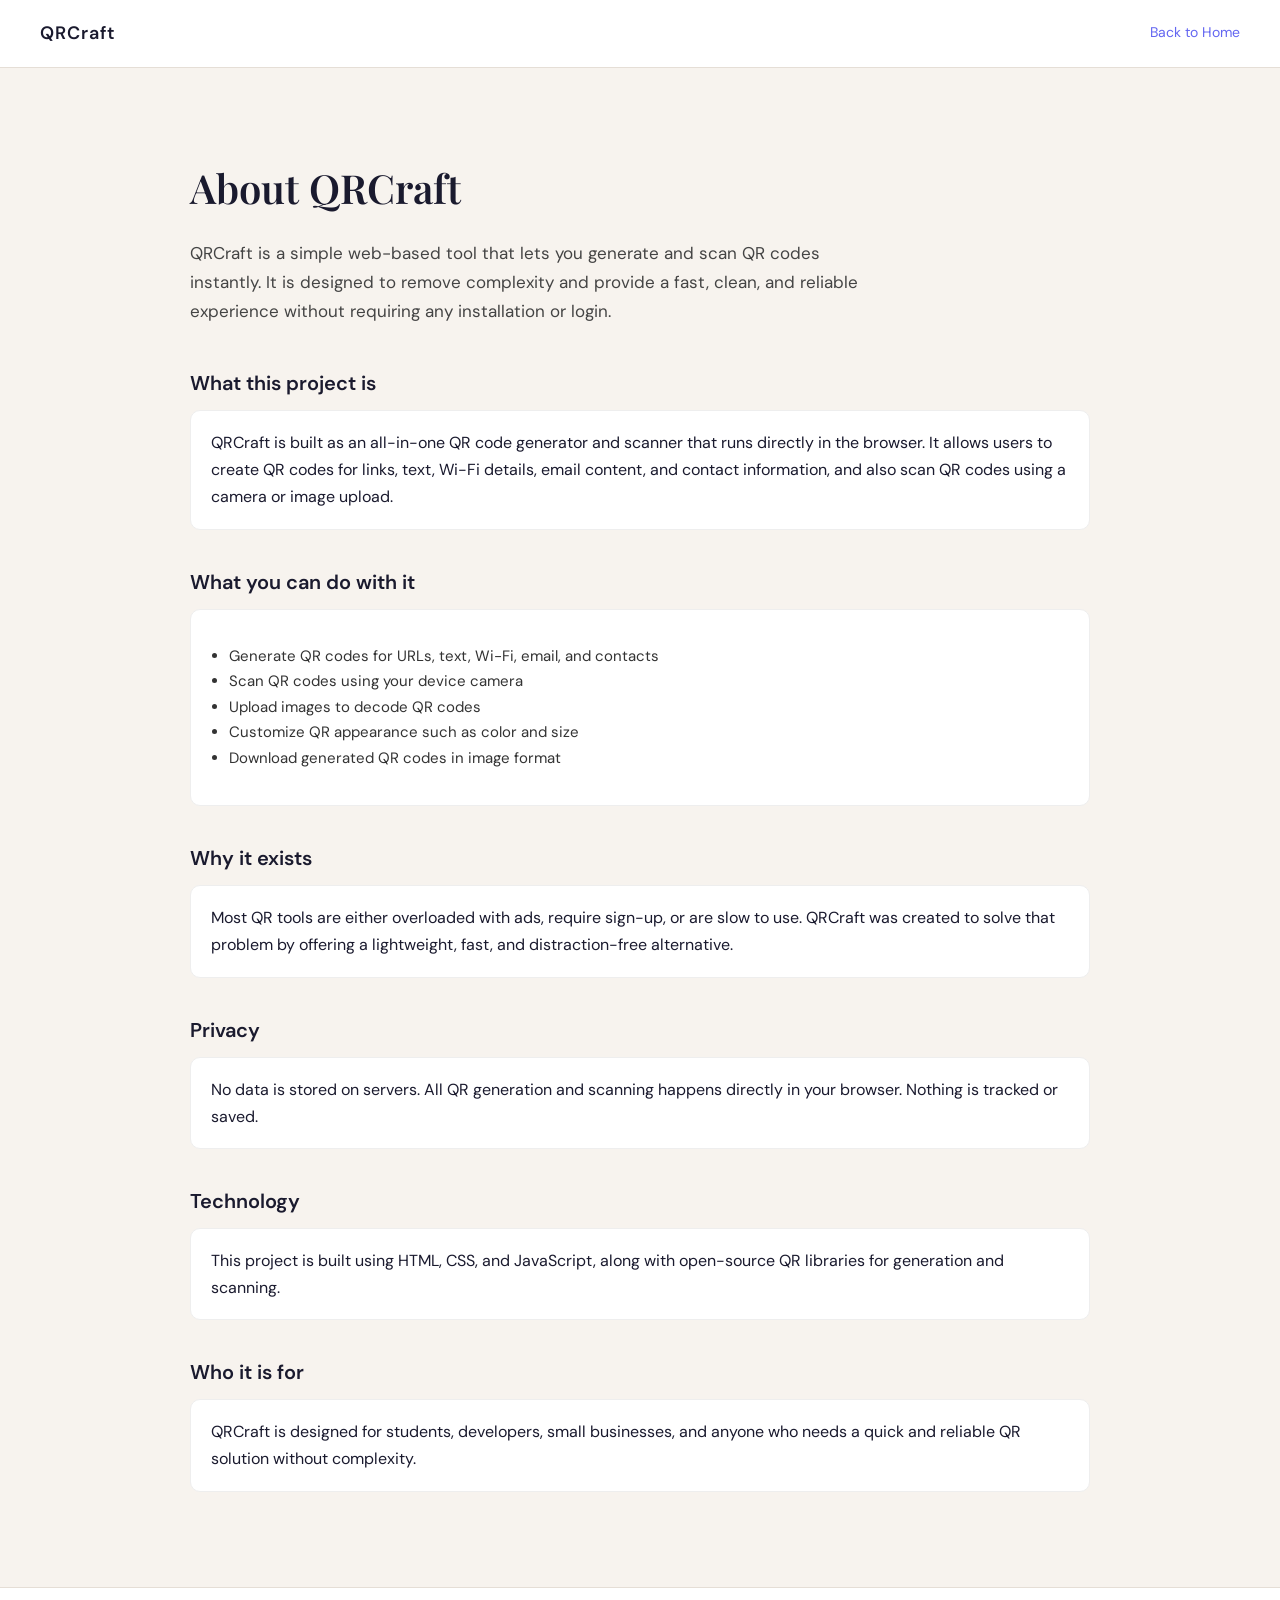
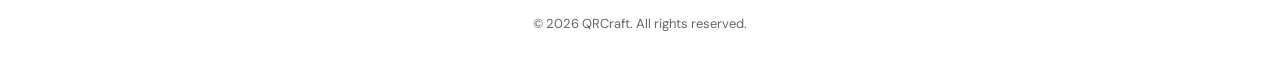
<file: about.html>
<!DOCTYPE html>
<html lang="en">
<head>
  <meta charset="UTF-8" />
  <meta name="viewport" content="width=device-width, initial-scale=1.0" />
  <title>About — QRCraft</title>

  <link href="https://fonts.googleapis.com/css2?family=Playfair+Display:wght@400;600;700&family=DM+Sans:wght@300;400;500;600&display=swap" rel="stylesheet" />

  <style>
    body{
      margin:0;
      font-family:"DM Sans", sans-serif;
      background:#f7f3ee;
      color:#1a1a2e;
      line-height:1.7;
    }

    header{
      padding:18px 40px;
      border-bottom:1px solid #e5ded6;
      background:#fff;
      display:flex;
      justify-content:space-between;
      align-items:center;
    }

    .logo{
      font-weight:600;
      font-size:18px;
      letter-spacing:1px;
    }

    a{
      text-decoration:none;
      color:#6366F1;
      font-size:14px;
    }

    .container{
      max-width:900px;
      margin:auto;
      padding:60px 20px;
    }

    h1{
      font-family:"Playfair Display", serif;
      font-size:40px;
      margin-bottom:10px;
      font-weight:600;
    }

    .subtitle{
      font-size:17px;
      color:#444;
      margin-bottom:40px;
      max-width:700px;
    }

    section{
      margin-bottom:35px;
    }

    h2{
      font-size:20px;
      margin-bottom:10px;
      font-weight:600;
    }

    p, li{
      font-size:15px;
      color:#333;
    }

    ul{
      padding-left:18px;
    }

    .block{
      background:#fff;
      padding:18px 20px;
      border:1px solid #eee;
      border-radius:10px;
    }

    footer{
      text-align:center;
      padding:25px;
      font-size:13px;
      color:#666;
      border-top:1px solid #e5ded6;
      background:#fff;
    }
  </style>
</head>

<body>

<header>
  <div class="logo">QRCraft</div>
  <a href="index.html">Back to Home</a>
</header>

<div class="container">

  <h1>About QRCraft</h1>

  <p class="subtitle">
    QRCraft is a simple web-based tool that lets you generate and scan QR codes instantly. It is designed to remove complexity and provide a fast, clean, and reliable experience without requiring any installation or login.
  </p>

  <section>
    <h2>What this project is</h2>
    <div class="block">
      QRCraft is built as an all-in-one QR code generator and scanner that runs directly in the browser. It allows users to create QR codes for links, text, Wi-Fi details, email content, and contact information, and also scan QR codes using a camera or image upload.
    </div>
  </section>

  <section>
    <h2>What you can do with it</h2>
    <div class="block">
      <ul>
        <li>Generate QR codes for URLs, text, Wi-Fi, email, and contacts</li>
        <li>Scan QR codes using your device camera</li>
        <li>Upload images to decode QR codes</li>
        <li>Customize QR appearance such as color and size</li>
        <li>Download generated QR codes in image format</li>
      </ul>
    </div>
  </section>

  <section>
    <h2>Why it exists</h2>
    <div class="block">
      Most QR tools are either overloaded with ads, require sign-up, or are slow to use. QRCraft was created to solve that problem by offering a lightweight, fast, and distraction-free alternative.
    </div>
  </section>

  <section>
    <h2>Privacy</h2>
    <div class="block">
      No data is stored on servers. All QR generation and scanning happens directly in your browser. Nothing is tracked or saved.
    </div>
  </section>

  <section>
    <h2>Technology</h2>
    <div class="block">
      This project is built using HTML, CSS, and JavaScript, along with open-source QR libraries for generation and scanning.
    </div>
  </section>

  <section>
    <h2>Who it is for</h2>
    <div class="block">
      QRCraft is designed for students, developers, small businesses, and anyone who needs a quick and reliable QR solution without complexity.
    </div>
  </section>

</div>

<footer>
  © 2026 QRCraft. All rights reserved.
</footer>

</body>
</html>
</file>
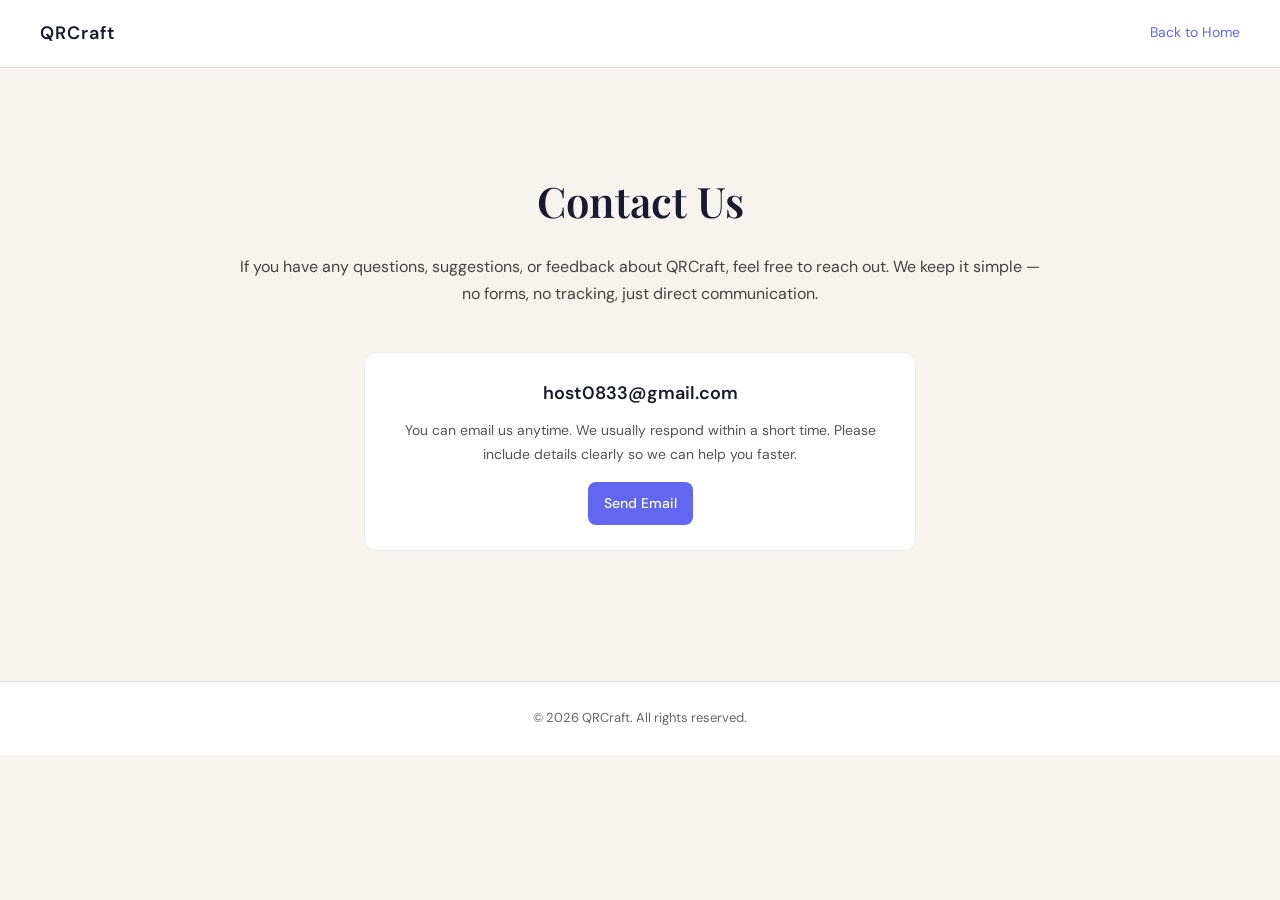
<file: contact.html>
<!DOCTYPE html>
<html lang="en">
<head>
  <meta charset="UTF-8" />
  <meta name="viewport" content="width=device-width, initial-scale=1.0" />
  <title>Contact — QRCraft</title>

  <link href="https://fonts.googleapis.com/css2?family=Playfair+Display:wght@400;600;700&family=DM+Sans:wght@300;400;500;600&display=swap" rel="stylesheet" />

  <style>
    body{
      margin:0;
      font-family:"DM Sans", sans-serif;
      background:#f7f3ee;
      color:#1a1a2e;
      line-height:1.7;
    }

    header{
      padding:18px 40px;
      border-bottom:1px solid #e5ded6;
      background:#fff;
      display:flex;
      justify-content:space-between;
      align-items:center;
    }

    .logo{
      font-weight:600;
      font-size:18px;
      letter-spacing:1px;
    }

    a{
      text-decoration:none;
      color:#6366F1;
      font-size:14px;
    }

    .container{
      max-width:800px;
      margin:auto;
      padding:70px 20px;
      text-align:center;
    }

    h1{
      font-family:"Playfair Display", serif;
      font-size:42px;
      margin-bottom:10px;
      font-weight:600;
    }

    p{
      font-size:16px;
      color:#444;
      margin-bottom:25px;
    }

    .email-box{
      background:#fff;
      border:1px solid #eee;
      padding:25px;
      border-radius:12px;
      display:inline-block;
      margin-top:20px;
    }

    .email{
      font-size:18px;
      font-weight:600;
      color:#1a1a2e;
      margin-bottom:10px;
      display:block;
    }

    .note{
      font-size:14px;
      color:#555;
      max-width:500px;
      margin:auto;
    }

    .btn{
      display:inline-block;
      margin-top:15px;
      padding:10px 16px;
      background:#6366F1;
      color:#fff;
      border-radius:8px;
      font-size:14px;
      text-decoration:none;
      font-weight:500;
    }

    footer{
      text-align:center;
      padding:25px;
      font-size:13px;
      color:#666;
      border-top:1px solid #e5ded6;
      background:#fff;
      margin-top:60px;
    }
  </style>
</head>

<body>

<header>
  <div class="logo">QRCraft</div>
  <a href="index.html">Back to Home</a>
</header>

<div class="container">

  <h1>Contact Us</h1>

  <p>
    If you have any questions, suggestions, or feedback about QRCraft, feel free to reach out. We keep it simple — no forms, no tracking, just direct communication.
  </p>

  <div class="email-box">
    <span class="email">host0833@gmail.com</span>
    <p class="note">
      You can email us anytime. We usually respond within a short time. Please include details clearly so we can help you faster.
    </p>

<a class="btn" href="https://mail.google.com/mail/?view=cm&fs=1&to=host0833@gmail.com&su=QRCraft%20Support&body=Hello%20I%20need%20help%20with%20QRCraft" target="_blank">
  Send Email
</a>
  </div>

</div>

<footer>
  © 2026 QRCraft. All rights reserved.
</footer>

</body>
</html>
</file>
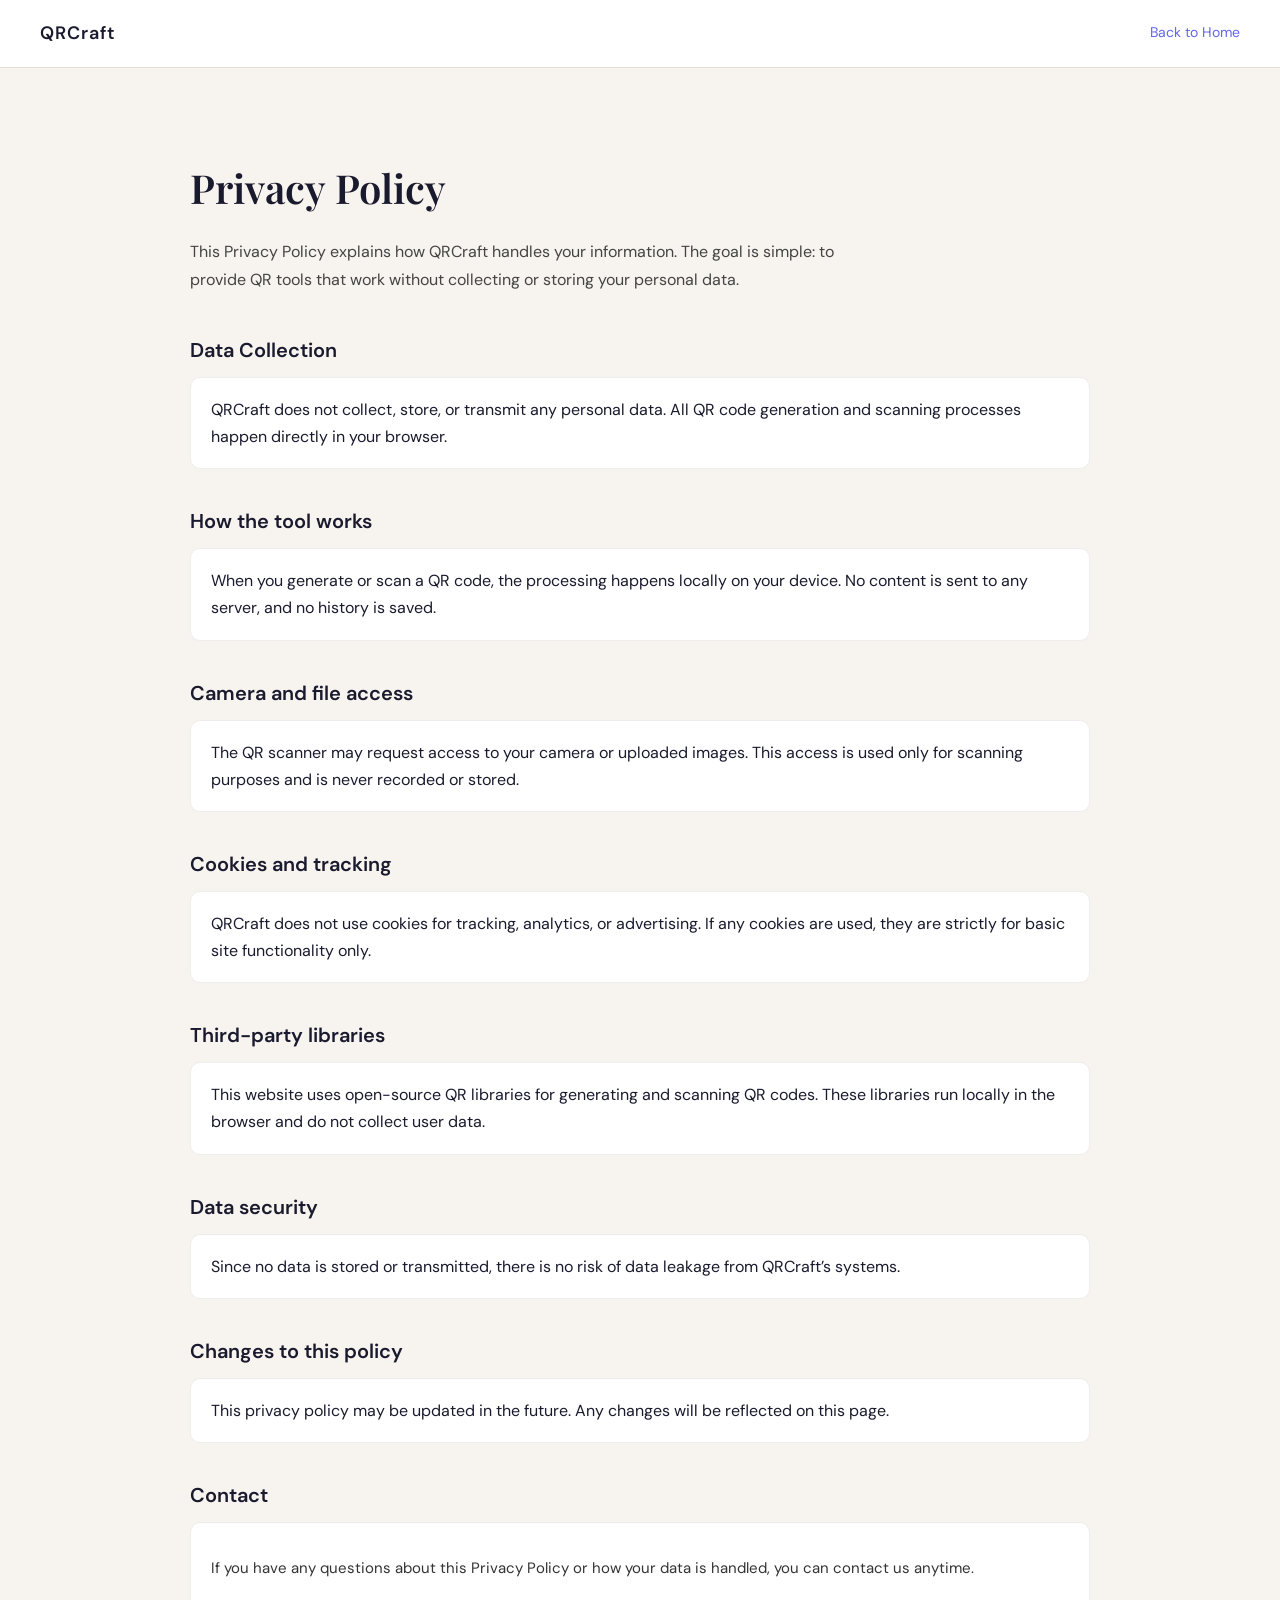
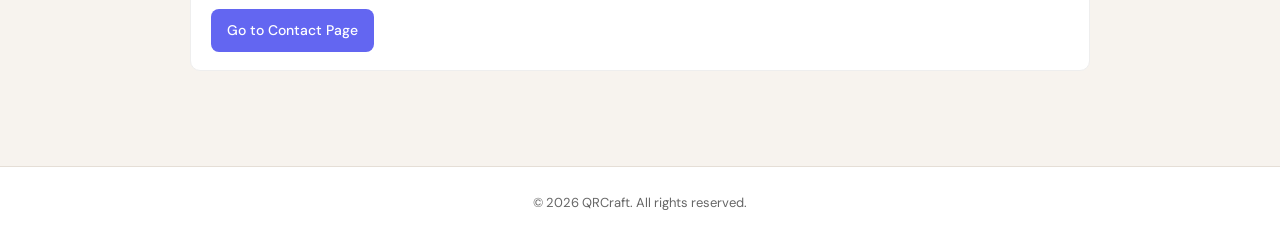
<file: privacy.html>
<!DOCTYPE html>
<html lang="en">
<head>
  <meta charset="UTF-8" />
  <meta name="viewport" content="width=device-width, initial-scale=1.0" />
  <title>Privacy Policy — QRCraft</title>

  <link href="https://fonts.googleapis.com/css2?family=Playfair+Display:wght@400;600;700&family=DM+Sans:wght@300;400;500;600&display=swap" rel="stylesheet" />

  <style>
    body{
      margin:0;
      font-family:"DM Sans", sans-serif;
      background:#f7f3ee;
      color:#1a1a2e;
      line-height:1.7;
    }

    header{
      padding:18px 40px;
      border-bottom:1px solid #e5ded6;
      background:#fff;
      display:flex;
      justify-content:space-between;
      align-items:center;
    }

    .logo{
      font-weight:600;
      font-size:18px;
      letter-spacing:1px;
    }

    a{
      text-decoration:none;
      color:#6366F1;
      font-size:14px;
    }

    .container{
      max-width:900px;
      margin:auto;
      padding:60px 20px;
    }

    h1{
      font-family:"Playfair Display", serif;
      font-size:40px;
      margin-bottom:10px;
      font-weight:600;
    }

    .subtitle{
      font-size:16px;
      color:#444;
      margin-bottom:40px;
      max-width:700px;
    }

    section{
      margin-bottom:35px;
    }

    h2{
      font-size:20px;
      margin-bottom:10px;
      font-weight:600;
    }

    p, li{
      font-size:15px;
      color:#333;
    }

    ul{
      padding-left:18px;
    }

    .block{
      background:#fff;
      padding:18px 20px;
      border:1px solid #eee;
      border-radius:10px;
    }

    footer{
      text-align:center;
      padding:25px;
      font-size:13px;
      color:#666;
      border-top:1px solid #e5ded6;
      background:#fff;
    }
  </style>
</head>

<body>

<header>
  <div class="logo">QRCraft</div>
  <a href="index.html">Back to Home</a>
</header>

<div class="container">

  <h1>Privacy Policy</h1>

  <p class="subtitle">
    This Privacy Policy explains how QRCraft handles your information. The goal is simple: to provide QR tools that work without collecting or storing your personal data.
  </p>

  <section>
    <h2>Data Collection</h2>
    <div class="block">
      QRCraft does not collect, store, or transmit any personal data. All QR code generation and scanning processes happen directly in your browser.
    </div>
  </section>

  <section>
    <h2>How the tool works</h2>
    <div class="block">
      When you generate or scan a QR code, the processing happens locally on your device. No content is sent to any server, and no history is saved.
    </div>
  </section>

  <section>
    <h2>Camera and file access</h2>
    <div class="block">
      The QR scanner may request access to your camera or uploaded images. This access is used only for scanning purposes and is never recorded or stored.
    </div>
  </section>

  <section>
    <h2>Cookies and tracking</h2>
    <div class="block">
      QRCraft does not use cookies for tracking, analytics, or advertising. If any cookies are used, they are strictly for basic site functionality only.
    </div>
  </section>

  <section>
    <h2>Third-party libraries</h2>
    <div class="block">
      This website uses open-source QR libraries for generating and scanning QR codes. These libraries run locally in the browser and do not collect user data.
    </div>
  </section>

  <section>
    <h2>Data security</h2>
    <div class="block">
      Since no data is stored or transmitted, there is no risk of data leakage from QRCraft’s systems.
    </div>
  </section>

  <section>
    <h2>Changes to this policy</h2>
    <div class="block">
      This privacy policy may be updated in the future. Any changes will be reflected on this page.
    </div>
  </section>

  <section>
  <h2>Contact</h2>
  <div class="block">
    <p>If you have any questions about this Privacy Policy or how your data is handled, you can contact us anytime.</p>

    <a href="contact.html" style="
      display:inline-block;
      margin-top:12px;
      padding:10px 16px;
      background:#6366F1;
      color:white;
      border-radius:8px;
      font-size:14px;
      text-decoration:none;
      font-weight:500;
    ">
      Go to Contact Page
    </a>
  </div>
</section>

</div>

<footer>
  © 2026 QRCraft. All rights reserved.
</footer>

</body>
</html>
</file>
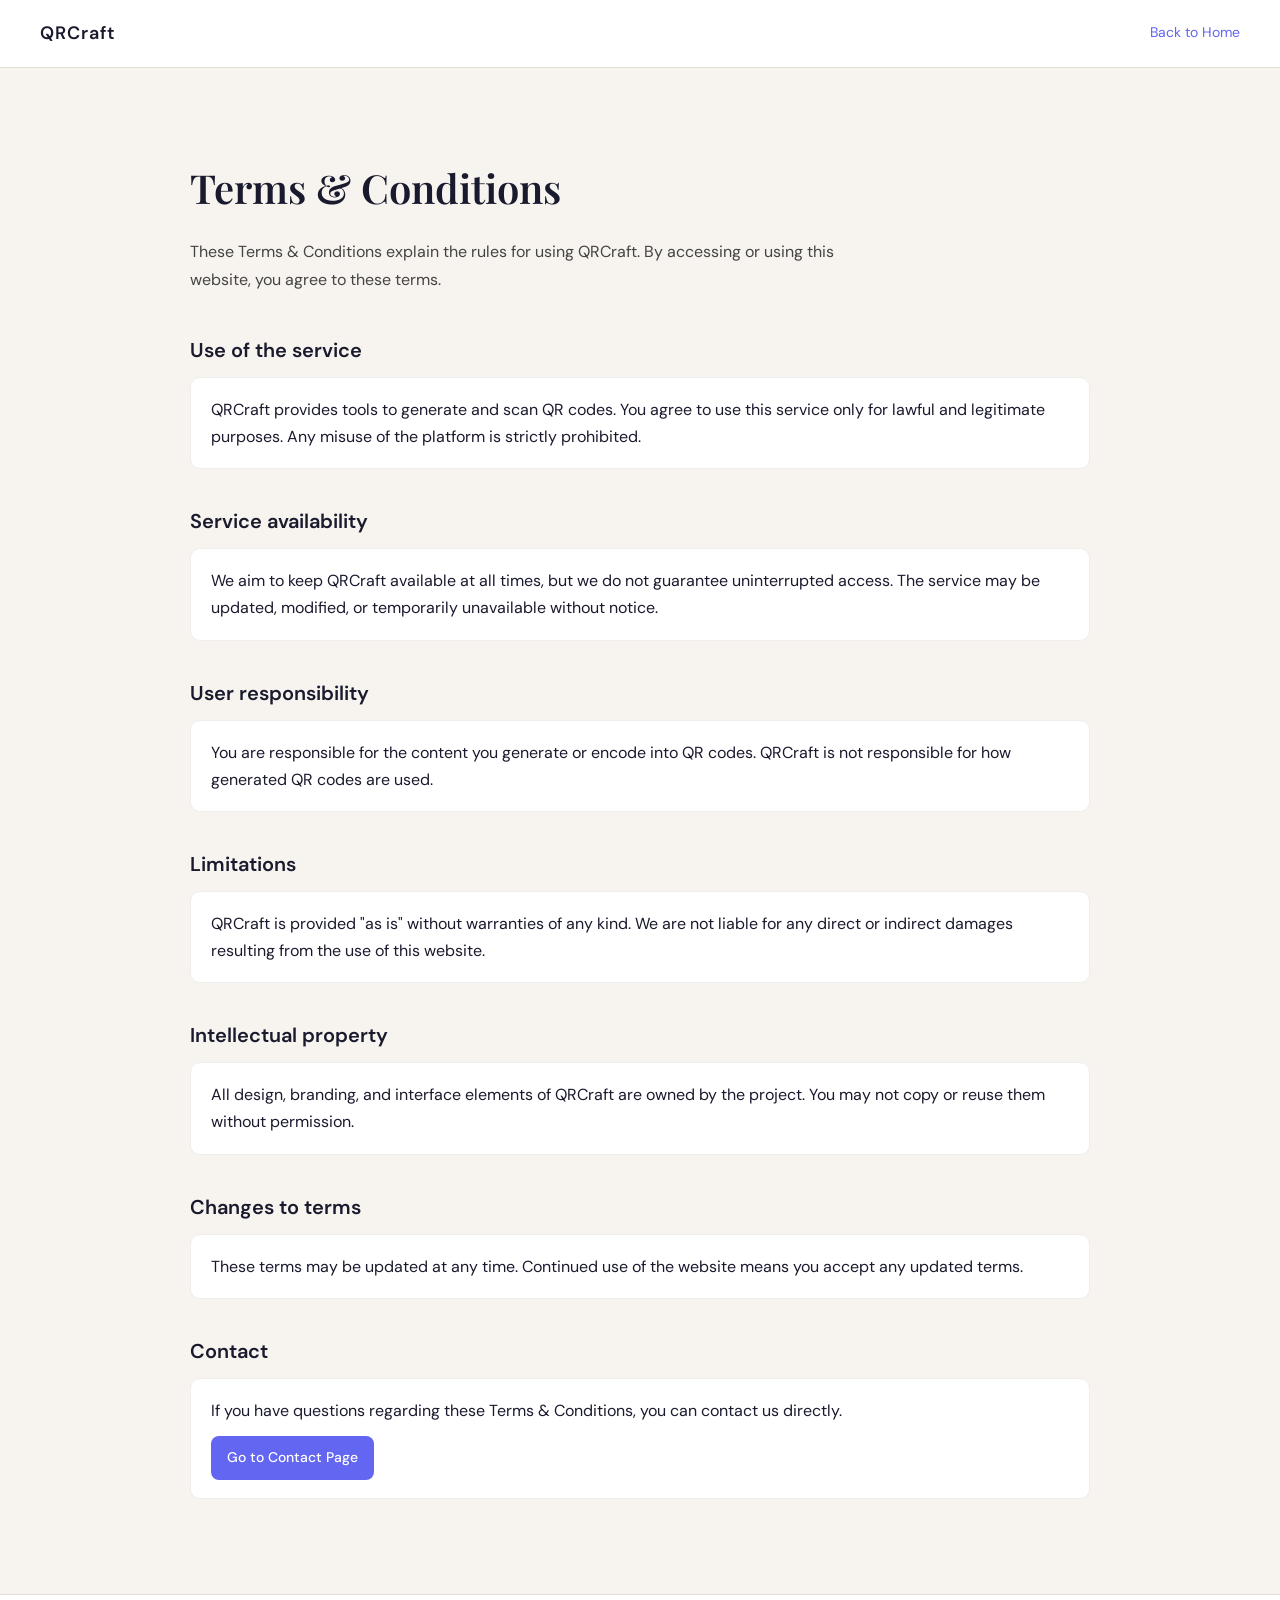
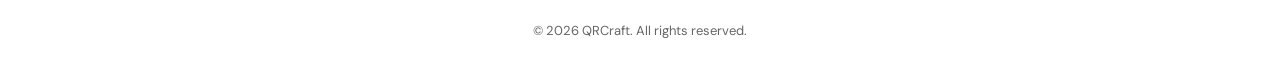
<file: terms.html>
<!DOCTYPE html>
<html lang="en">
<head>
  <meta charset="UTF-8" />
  <meta name="viewport" content="width=device-width, initial-scale=1.0" />
  <title>Terms & Conditions — QRCraft</title>

  <link href="https://fonts.googleapis.com/css2?family=Playfair+Display:wght@400;600;700&family=DM+Sans:wght@300;400;500;600&display=swap" rel="stylesheet" />

  <style>
    body{
      margin:0;
      font-family:"DM Sans", sans-serif;
      background:#f7f3ee;
      color:#1a1a2e;
      line-height:1.7;
    }

    header{
      padding:18px 40px;
      border-bottom:1px solid #e5ded6;
      background:#fff;
      display:flex;
      justify-content:space-between;
      align-items:center;
    }

    .logo{
      font-weight:600;
      font-size:18px;
      letter-spacing:1px;
    }

    a{
      text-decoration:none;
      color:#6366F1;
      font-size:14px;
    }

    .container{
      max-width:900px;
      margin:auto;
      padding:60px 20px;
    }

    h1{
      font-family:"Playfair Display", serif;
      font-size:40px;
      margin-bottom:10px;
      font-weight:600;
    }

    .subtitle{
      font-size:16px;
      color:#444;
      margin-bottom:40px;
      max-width:700px;
    }

    section{
      margin-bottom:35px;
    }

    h2{
      font-size:20px;
      margin-bottom:10px;
      font-weight:600;
    }

    p, li{
      font-size:15px;
      color:#333;
    }

    ul{
      padding-left:18px;
    }

    .block{
      background:#fff;
      padding:18px 20px;
      border:1px solid #eee;
      border-radius:10px;
    }

    .btn{
      display:inline-block;
      margin-top:12px;
      padding:10px 16px;
      background:#6366F1;
      color:#fff;
      border-radius:8px;
      font-size:14px;
      text-decoration:none;
      font-weight:500;
    }

    footer{
      text-align:center;
      padding:25px;
      font-size:13px;
      color:#666;
      border-top:1px solid #e5ded6;
      background:#fff;
    }
  </style>
</head>

<body>

<header>
  <div class="logo">QRCraft</div>
  <a href="index.html">Back to Home</a>
</header>

<div class="container">

  <h1>Terms & Conditions</h1>

  <p class="subtitle">
    These Terms & Conditions explain the rules for using QRCraft. By accessing or using this website, you agree to these terms.
  </p>

  <section>
    <h2>Use of the service</h2>
    <div class="block">
      QRCraft provides tools to generate and scan QR codes. You agree to use this service only for lawful and legitimate purposes. Any misuse of the platform is strictly prohibited.
    </div>
  </section>

  <section>
    <h2>Service availability</h2>
    <div class="block">
      We aim to keep QRCraft available at all times, but we do not guarantee uninterrupted access. The service may be updated, modified, or temporarily unavailable without notice.
    </div>
  </section>

  <section>
    <h2>User responsibility</h2>
    <div class="block">
      You are responsible for the content you generate or encode into QR codes. QRCraft is not responsible for how generated QR codes are used.
    </div>
  </section>

  <section>
    <h2>Limitations</h2>
    <div class="block">
      QRCraft is provided "as is" without warranties of any kind. We are not liable for any direct or indirect damages resulting from the use of this website.
    </div>
  </section>

  <section>
    <h2>Intellectual property</h2>
    <div class="block">
      All design, branding, and interface elements of QRCraft are owned by the project. You may not copy or reuse them without permission.
    </div>
  </section>

  <section>
    <h2>Changes to terms</h2>
    <div class="block">
      These terms may be updated at any time. Continued use of the website means you accept any updated terms.
    </div>
  </section>

  <section>
    <h2>Contact</h2>
    <div class="block">
      If you have questions regarding these Terms & Conditions, you can contact us directly.
      <br/>

      <a href="contact.html" class="btn">Go to Contact Page</a>
    </div>
  </section>

</div>

<footer>
  © 2026 QRCraft. All rights reserved.
</footer>

</body>
</html>
</file>
